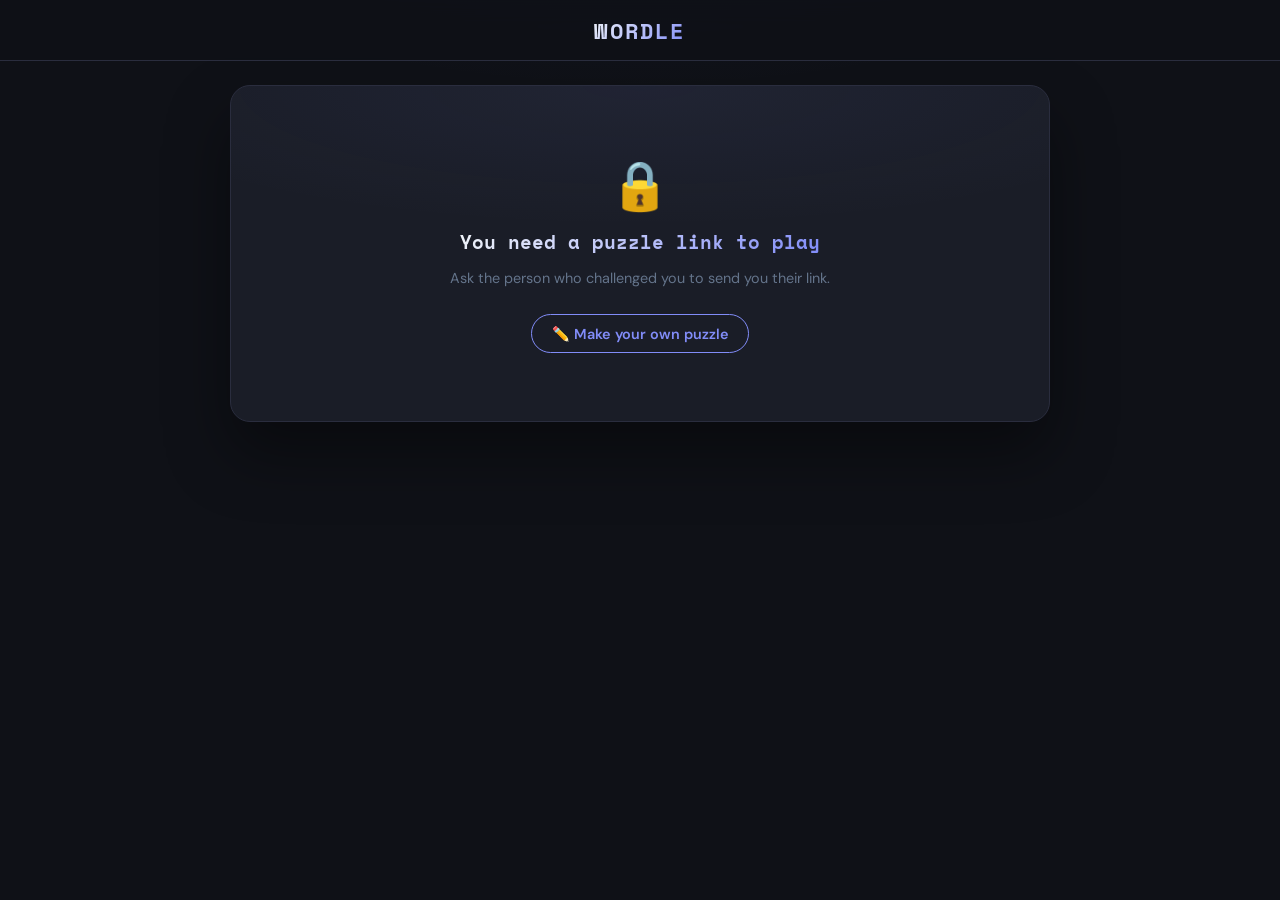
<file: index.html>
<!DOCTYPE html>
<html lang="en">

<head>
    <meta charset="UTF-8">
    <meta name="viewport" content="width=device-width, initial-scale=1.0">
    <link rel="preconnect" href="https://fonts.googleapis.com">
    <link rel="preconnect" href="https://fonts.gstatic.com" crossorigin>
    <link
        href="https://fonts.googleapis.com/css2?family=Space+Mono:wght@400;700&family=DM+Sans:wght@400;500;600;700&display=swap"
        rel="stylesheet">
    <title>Custom Wordle</title>
    <link rel="icon" href="favicon.svg" type="image/svg+xml">
    <link rel="stylesheet" href="style.css">
</head>

<body>
    <div id="toast-container"></div>
    <header>
        <div class="header-content">
            <h1>Wordle</h1>
        </div>
    </header>

    <main>
        <!-- Game Container -->
        <div id="game-container" class="hidden">
            <div id="game-board"></div>
            <div id="keyboard-container"></div>
            <button id="hint-button" class="action-button">
                💡 Hint <span id="hint-count">0</span>
            </button>
        </div>

        <!-- Landing page shown when no puzzle link is present -->
        <div id="creator-container">
            <div class="landing">
                <div id="landing-icon" class="landing-icon">🔒</div>
                <h2 id="landing-title" class="landing-title">You need a puzzle link to play</h2>
                <p id="landing-body" class="landing-body">Ask the person who challenged you to send you their link.</p>
                <a class="landing-make" href="creator.html">✏️ Make your own puzzle</a>
            </div>
        </div>
    </main>

    <!-- LOCAL DEV: using script.js (unobfuscated). Switch back to script.obf.js for production. -->
    <script src="script.obf.js"></script>
</body>

</html>
</file>
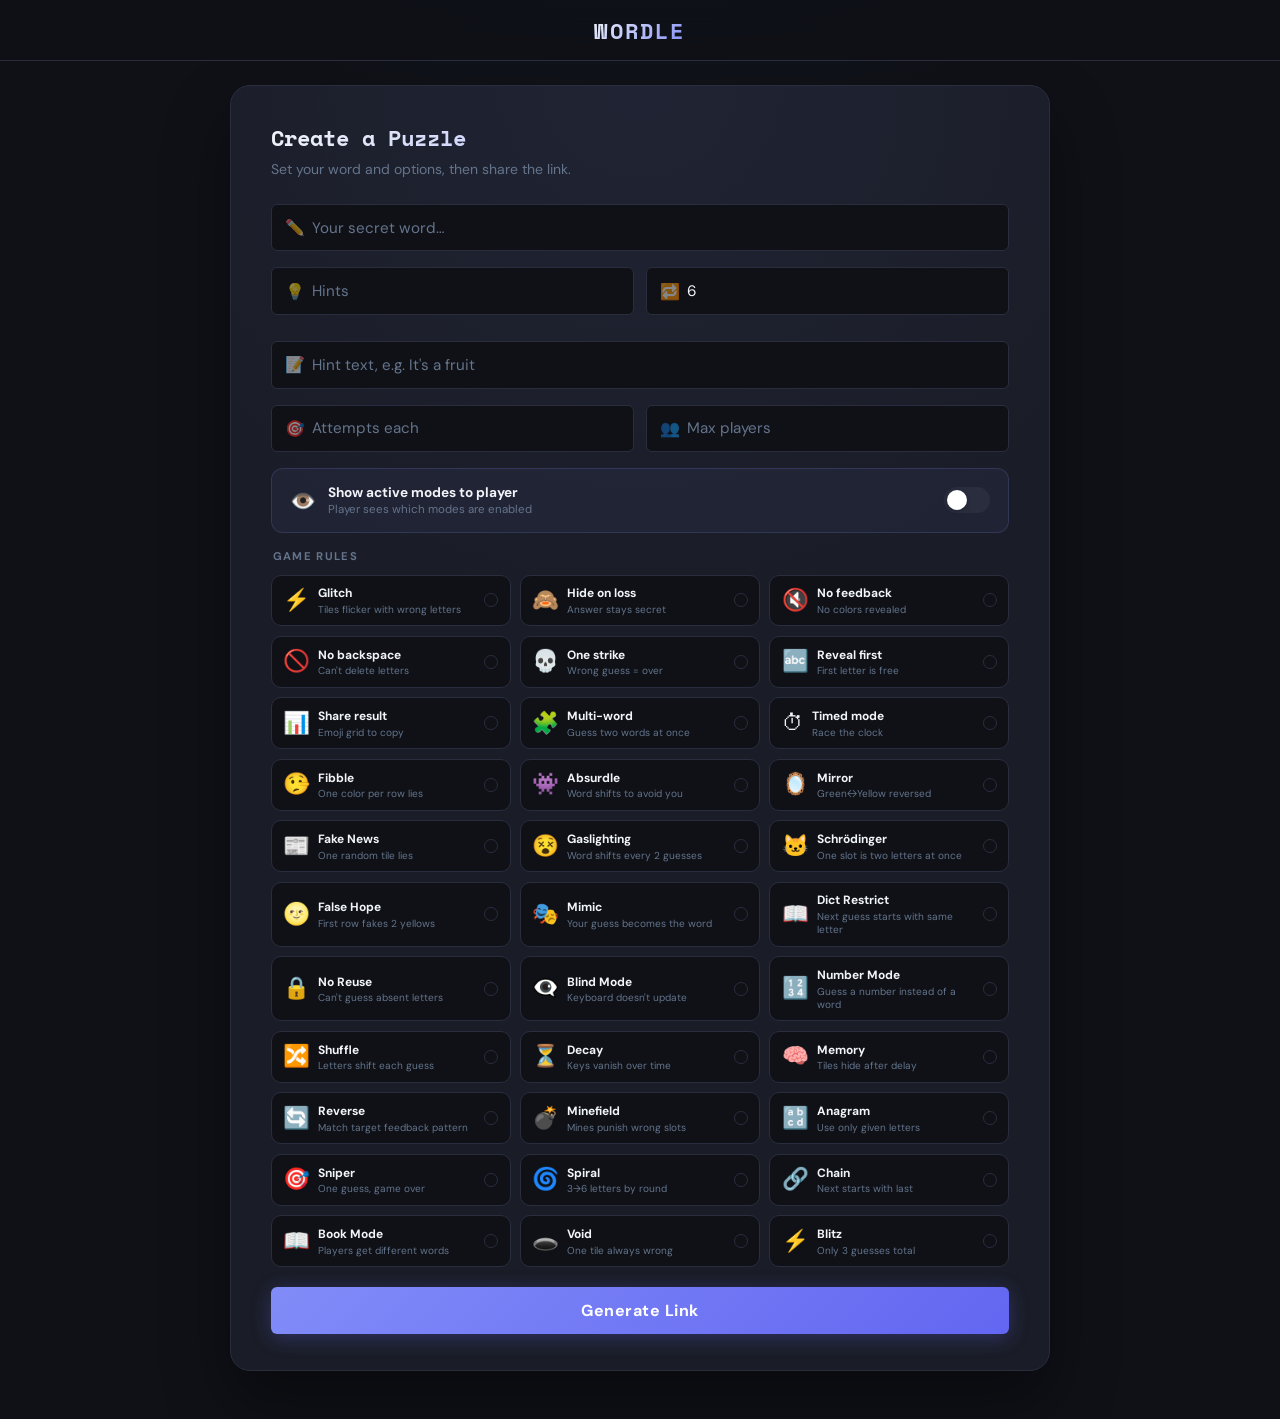
<file: creator.html>
<!DOCTYPE html>
<html lang="en">

<head>
    <meta charset="UTF-8">
    <meta name="viewport" content="width=device-width, initial-scale=1.0">
    <link rel="preconnect" href="https://fonts.googleapis.com">
    <link rel="preconnect" href="https://fonts.gstatic.com" crossorigin>
    <link
        href="https://fonts.googleapis.com/css2?family=Space+Mono:wght@400;700&family=DM+Sans:wght@400;500;600;700&display=swap"
        rel="stylesheet">
    <title>Create a Puzzle</title>
    <link rel="icon" href="favicon.svg" type="image/svg+xml">
    <link rel="stylesheet" href="style.css">
    <style>
        .hint-unlock-wrap {
            display: flex;
            align-items: center;
            gap: 0.65rem;
            background: rgba(129, 140, 248, 0.06);
            border: 1px dashed rgba(129, 140, 248, 0.25);
            border-radius: 10px;
            padding: 0.6rem 1rem;
            animation: fadeSlideIn 0.2s ease;
        }

        .hint-unlock-wrap.hidden {
            display: none
        }

        .hint-unlock-icon {
            font-size: 1rem;
            flex-shrink: 0
        }

        .hint-unlock-wrap input {
            flex: 1;
            background: transparent;
            border: none;
            outline: none;
            color: var(--text);
            font-family: 'DM Sans', sans-serif;
            font-size: 0.9rem;
        }

        .hint-unlock-wrap input::placeholder {
            color: var(--text-muted);
        }

        /* Show modes row */
        .show-modes-row {
            display: flex;
            align-items: center;
            justify-content: space-between;
            gap: 1rem;
            padding: 0.9rem 1.1rem;
            background: rgba(129, 140, 248, 0.06);
            border: 1px solid rgba(129, 140, 248, 0.18);
            border-radius: 12px;
        }

        .show-modes-left {
            display: flex;
            align-items: center;
            gap: 0.75rem;
        }

        .show-modes-icon {
            font-size: 1.3rem;
            flex-shrink: 0;
        }

        .show-modes-title {
            font-size: 0.85rem;
            font-weight: 700;
            color: var(--text);
        }

        .show-modes-sub {
            font-size: 0.72rem;
            color: var(--text-muted);
            margin-top: 0.1rem;
        }

        /* Pill toggle switch */
        .pill-toggle {
            position: relative;
            display: inline-flex;
            cursor: pointer;
            flex-shrink: 0;
        }

        .pill-toggle input {
            position: absolute;
            opacity: 0;
            width: 0;
            height: 0;
        }

        .pill-track {
            display: block;
            width: 46px;
            height: 26px;
            background: var(--border);
            border-radius: 999px;
            transition: background 0.25s;
            position: relative;
        }

        .pill-thumb {
            position: absolute;
            top: 3px;
            left: 3px;
            width: 20px;
            height: 20px;
            border-radius: 50%;
            background: #fff;
            box-shadow: 0 1px 4px rgba(0, 0, 0, 0.3);
            transition: transform 0.25s cubic-bezier(0.34, 1.56, 0.64, 1);
        }

        .pill-toggle input:checked~.pill-track {
            background: var(--accent);
        }

        .pill-toggle input:checked~.pill-track .pill-thumb {
            transform: translateX(20px);
        }
    </style>
</head>

<body>


    <div id="toast-container"></div>
    <header>
        <div class="header-content">
            <h1>Wordle</h1>
        </div>
    </header>

    <main>
        <div id="game-container" class="hidden">
            <div id="game-board"></div>
            <div id="keyboard-container"></div>
            <button id="hint-button" class="action-button">
                💡 Hint <span id="hint-count">0</span>
            </button>
        </div>

        <div id="creator-container">
            <div class="creator-header">
                <h2>Create a Puzzle</h2>
                <p>Set your word and options, then share the link.</p>
            </div>

            <div class="input-group">
                <span class="input-icon">✏️</span>
                <input type="text" id="custom-word-input" placeholder="Your secret word…">
            </div>

            <div class="input-row">
                <div class="input-group">
                    <span class="input-icon">💡</span>
                    <input type="number" id="custom-hints-input" placeholder="Hints" min="0" max="10">
                </div>
                <div class="input-group">
                    <span class="input-icon">🔁</span>
                    <input type="number" id="custom-guesses-input" placeholder="Guesses" min="1" max="20" value="6">
                </div>
            </div>

            <div id="hint-unlock-wrap" class="hint-unlock-wrap hidden">
                <span class="hint-unlock-icon">🔒</span>
                <input type="number" id="hiddenhint-after-input" placeholder="Hint unlocks after N guesses"
                    min="1" max="20">
            </div>

            <div class="input-group" style="margin-top: 10px;">
                <span class="input-icon">📝</span>
                <input type="text" id="custom-hint-text-input" placeholder="Hint text, e.g. It's a fruit" maxlength="100">
            </div>

            <div class="input-row">
                <div class="input-group">
                    <span class="input-icon">🎯</span>
                    <input type="number" id="custom-plays-input" placeholder="Attempts each" min="1" max="100">
                </div>
                <div class="input-group">
                    <span class="input-icon">👥</span>
                    <input type="number" id="custom-maxplayers-input" placeholder="Max players" min="1"
                        max="10000">
                </div>
            </div>

            <!-- Show Modes standalone toggle -->
            <div class="show-modes-row">
                <div class="show-modes-left">
                    <span class="show-modes-icon">👁️</span>
                    <div>
                        <div class="show-modes-title">Show active modes to player</div>
                        <div class="show-modes-sub">Player sees which modes are enabled</div>
                    </div>
                </div>
                <label class="pill-toggle">
                    <input type="checkbox" id="showmodes-toggle">
                    <span class="pill-track"><span class="pill-thumb"></span></span>
                </label>
            </div>

            <div class="toggles-section">
                <div class="toggles-label">Game Rules</div>
                <div class="rule-cards-grid">
                    <label class="rule-card" id="glitch-toggle-label">
                        <input type="checkbox" id="glitch-toggle">
                        <div class="rule-card-icon">⚡</div>
                        <div class="rule-card-text"><span class="rule-card-title">Glitch</span><span
                                class="rule-card-sub">Tiles flicker with wrong letters</span></div>
                        <div class="rule-check"></div>
                    </label>

                    <label class="rule-card" id="hide-toggle-label">
                        <input type="checkbox" id="hide-word-toggle">
                        <div class="rule-card-icon">🙈</div>
                        <div class="rule-card-text"><span class="rule-card-title">Hide on loss</span><span
                                class="rule-card-sub">Answer stays secret</span></div>
                        <div class="rule-check"></div>
                    </label>
                    <label class="rule-card" id="nofeedback-toggle-label">
                        <input type="checkbox" id="nofeedback-toggle">
                        <div class="rule-card-icon">🔇</div>
                        <div class="rule-card-text"><span class="rule-card-title">No feedback</span><span
                                class="rule-card-sub">No colors revealed</span></div>
                        <div class="rule-check"></div>
                    </label>
                    <label class="rule-card" id="nobackspace-toggle-label">
                        <input type="checkbox" id="nobackspace-toggle">
                        <div class="rule-card-icon">🚫</div>
                        <div class="rule-card-text"><span class="rule-card-title">No backspace</span><span
                                class="rule-card-sub">Can't delete letters</span></div>
                        <div class="rule-check"></div>
                    </label>
                    <label class="rule-card" id="onestrike-toggle-label">
                        <input type="checkbox" id="onestrike-toggle">
                        <div class="rule-card-icon">💀</div>
                        <div class="rule-card-text"><span class="rule-card-title">One strike</span><span
                                class="rule-card-sub">Wrong guess = over</span></div>
                        <div class="rule-check"></div>
                    </label>
                    <label class="rule-card" id="revealfirst-toggle-label">
                        <input type="checkbox" id="revealfirst-toggle">
                        <div class="rule-card-icon">🔤</div>
                        <div class="rule-card-text"><span class="rule-card-title">Reveal first</span><span
                                class="rule-card-sub">First letter is free</span></div>
                        <div class="rule-check"></div>
                    </label>
                    <label class="rule-card" id="sharedist-toggle-label">
                        <input type="checkbox" id="sharedist-toggle">
                        <div class="rule-card-icon">📊</div>
                        <div class="rule-card-text"><span class="rule-card-title">Share result</span><span
                                class="rule-card-sub">Emoji grid to copy</span></div>
                        <div class="rule-check"></div>
                    </label>
                    <label class="rule-card" id="multiword-toggle-label">
                        <input type="checkbox" id="multiword-toggle">
                        <div class="rule-card-icon">🧩</div>
                        <div class="rule-card-text"><span class="rule-card-title">Multi-word</span><span
                                class="rule-card-sub">Guess two words at once</span></div>
                        <div class="rule-check"></div>
                    </label>
                    <label class="hidden rule-card mixed-mode-card" id="mixedmode-toggle-label">
                        <input type="checkbox" id="mixedmode-toggle">
                        <div class="rule-card-icon">🔄</div>
                        <div class="rule-card-text">
                            <span class="rule-card-title">Mixed Mode</span>
                            <span class="rule-card-sub">Letters (B1) + Numbers (B2)</span>
                        </div>
                        <div class="rule-check"></div>
                    </label>
                    <label class="rule-card" id="timed-toggle-label">
                        <input type="checkbox" id="timed-toggle">
                        <div class="rule-card-icon">⏱</div>
                        <div class="rule-card-text"><span class="rule-card-title">Timed mode</span><span
                                class="rule-card-sub">Race the clock</span></div>
                        <div class="rule-check"></div>
                    </label>
                    <label class="rule-card" id="fibble-toggle-label">
                        <input type="checkbox" id="fibble-toggle">
                        <div class="rule-card-icon">🤥</div>
                        <div class="rule-card-text"><span class="rule-card-title">Fibble</span><span
                                class="rule-card-sub">One color per row lies</span></div>
                        <div class="rule-check"></div>
                    </label>
                    <label class="rule-card" id="absurdle-toggle-label">
                        <input type="checkbox" id="absurdle-toggle">
                        <div class="rule-card-icon">👾</div>
                        <div class="rule-card-text"><span class="rule-card-title">Absurdle</span><span
                                class="rule-card-sub">Word shifts to avoid you</span></div>
                        <div class="rule-check"></div>
                    </label>
                    <label class="rule-card" id="mirror-toggle-label">
                        <input type="checkbox" id="mirror-toggle">
                        <div class="rule-card-icon">🪞</div>
                        <div class="rule-card-text"><span class="rule-card-title">Mirror</span><span
                                class="rule-card-sub">Green↔Yellow reversed</span></div>
                        <div class="rule-check"></div>
                    </label>
                    <label class="rule-card" id="fakenews-toggle-label">
                        <input type="checkbox" id="fakenews-toggle">
                        <div class="rule-card-icon">📰</div>
                        <div class="rule-card-text"><span class="rule-card-title">Fake News</span><span
                                class="rule-card-sub">One random tile lies</span></div>
                        <div class="rule-check"></div>
                    </label>
                    <label class="rule-card" id="gaslight-toggle-label">
                        <input type="checkbox" id="gaslight-toggle">
                        <div class="rule-card-icon">😵</div>
                        <div class="rule-card-text"><span class="rule-card-title">Gaslighting</span><span
                                class="rule-card-sub">Word shifts every 2 guesses</span></div>
                        <div class="rule-check"></div>
                    </label>
                    <label class="rule-card" id="schrodinger-toggle-label">
                        <input type="checkbox" id="schrodinger-toggle">
                        <div class="rule-card-icon">🐱</div>
                        <div class="rule-card-text"><span class="rule-card-title">Schrödinger</span><span
                                class="rule-card-sub">One slot is two letters at once</span></div>
                        <div class="rule-check"></div>
                    </label>
                    <label class="rule-card" id="falsehope-toggle-label">
                        <input type="checkbox" id="falsehope-toggle">
                        <div class="rule-card-icon">🌝</div>
                        <div class="rule-card-text"><span class="rule-card-title">False Hope</span><span
                                class="rule-card-sub">First row fakes 2 yellows</span></div>
                        <div class="rule-check"></div>
                    </label>
                    <label class="rule-card" id="mimic-toggle-label">
                        <input type="checkbox" id="mimic-toggle">
                        <div class="rule-card-icon">🎭</div>
                        <div class="rule-card-text"><span class="rule-card-title">Mimic</span><span
                                class="rule-card-sub">Your guess becomes the word</span></div>
                        <div class="rule-check"></div>
                    </label>
                    <label class="rule-card" id="dictrestrict-toggle-label">
                        <input type="checkbox" id="dictrestrict-toggle">
                        <div class="rule-card-icon">📖</div>
                        <div class="rule-card-text"><span class="rule-card-title">Dict Restrict</span><span
                                class="rule-card-sub">Next guess starts with same letter</span></div>
                        <div class="rule-check"></div>
                    </label>
                    <label class="rule-card" id="noreuse-toggle-label">
                        <input type="checkbox" id="noreuse-toggle">
                        <div class="rule-card-icon">🔒</div>
                        <div class="rule-card-text"><span class="rule-card-title">No Reuse</span><span
                                class="rule-card-sub">Can't guess absent letters</span></div>
                        <div class="rule-check"></div>
                    </label>
                    <label class="rule-card" id="blind-toggle-label">
                        <input type="checkbox" id="blind-toggle">
                        <div class="rule-card-icon">👁️‍🗨️</div>
                        <div class="rule-card-text"><span class="rule-card-title">Blind Mode</span><span
                                class="rule-card-sub">Keyboard doesn't update</span></div>
                        <div class="rule-check"></div>
                    </label>
                    <label class="rule-card" id="numbermode-toggle-label">
                        <input type="checkbox" id="numbermode-toggle">
                        <div class="rule-card-icon">🔢</div>
                        <div class="rule-card-text"><span class="rule-card-title">Number Mode</span><span
                                class="rule-card-sub">Guess a number instead of a word</span></div>
                        <div class="rule-check"></div>
                    </label>
                    <label class="rule-card" id="shuffle-toggle-label">
                        <input type="checkbox" id="shuffle-toggle">
                        <div class="rule-card-icon">🔀</div>
                        <div class="rule-card-text"><span class="rule-card-title">Shuffle</span><span
                                class="rule-card-sub">Letters shift each guess</span></div>
                        <div class="rule-check"></div>
                    </label>
                    <label class="rule-card" id="decay-toggle-label">
                        <input type="checkbox" id="decay-toggle">
                        <div class="rule-card-icon">⏳</div>
                        <div class="rule-card-text"><span class="rule-card-title">Decay</span><span
                                class="rule-card-sub">Keys vanish over time</span></div>
                        <div class="rule-check"></div>
                    </label>
                    <label class="rule-card" id="memory-toggle-label">
                        <input type="checkbox" id="memory-toggle">
                        <div class="rule-card-icon">🧠</div>
                        <div class="rule-card-text"><span class="rule-card-title">Memory</span><span
                                class="rule-card-sub">Tiles hide after delay</span></div>
                        <div class="rule-check"></div>
                    </label>
                    <label class="rule-card" id="reverse-toggle-label">
                        <input type="checkbox" id="reverse-toggle">
                        <div class="rule-card-icon">🔄</div>
                        <div class="rule-card-text"><span class="rule-card-title">Reverse</span><span
                                class="rule-card-sub">Match target feedback pattern</span></div>
                        <div class="rule-check"></div>
                    </label>
                    <label class="rule-card" id="minefield-toggle-label">
                        <input type="checkbox" id="minefield-toggle">
                        <div class="rule-card-icon">💣</div>
                        <div class="rule-card-text"><span class="rule-card-title">Minefield</span><span
                                class="rule-card-sub">Mines punish wrong slots</span></div>
                        <div class="rule-check"></div>
                    </label>
                    <label class="rule-card" id="anagram-toggle-label">
                        <input type="checkbox" id="anagram-toggle">
                        <div class="rule-card-icon">🔡</div>
                        <div class="rule-card-text"><span class="rule-card-title">Anagram</span><span
                                class="rule-card-sub">Use only given letters</span></div>
                        <div class="rule-check"></div>
                    </label>
                    <label class="rule-card" id="sniper-toggle-label">
                        <input type="checkbox" id="sniper-toggle">
                        <div class="rule-card-icon">🎯</div>
                        <div class="rule-card-text"><span class="rule-card-title">Sniper</span><span
                                class="rule-card-sub">One guess, game over</span></div>
                        <div class="rule-check"></div>
                    </label>
                    <label class="rule-card" id="spiral-toggle-label">
                        <input type="checkbox" id="spiral-toggle">
                        <div class="rule-card-icon">🌀</div>
                        <div class="rule-card-text"><span class="rule-card-title">Spiral</span><span
                                class="rule-card-sub">3→6 letters by round</span></div>
                        <div class="rule-check"></div>
                    </label>
                    <label class="rule-card" id="chain-toggle-label">
                        <input type="checkbox" id="chain-toggle">
                        <div class="rule-card-icon">🔗</div>
                        <div class="rule-card-text"><span class="rule-card-title">Chain</span><span
                                class="rule-card-sub">Next starts with last</span></div>
                        <div class="rule-check"></div>
                    </label>
                    <label class="rule-card" id="bookmode-toggle-label">
                        <input type="checkbox" id="bookmode-toggle">
                        <div class="rule-card-icon">📖</div>
                        <div class="rule-card-text"><span class="rule-card-title">Book Mode</span><span
                                class="rule-card-sub">Players get different words</span></div>
                        <div class="rule-check"></div>
                    </label>
                    <label class="rule-card" id="void-toggle-label">
                        <input type="checkbox" id="void-toggle">
                        <div class="rule-card-icon">🕳️</div>
                        <div class="rule-card-text"><span class="rule-card-title">Void</span><span
                                class="rule-card-sub">One tile always wrong</span></div>
                        <div class="rule-check"></div>
                    </label>
                    <label class="rule-card" id="blitz-toggle-label">
                        <input type="checkbox" id="blitz-toggle">
                        <div class="rule-card-icon">⚡</div>
                        <div class="rule-card-text"><span class="rule-card-title">Blitz</span><span
                                class="rule-card-sub">Only 3 guesses total</span></div>
                        <div class="rule-check"></div>
                    </label>
                </div>
                <div id="bookmode-extra" class="rule-extra hidden">
                    <div class="bookmode-wrap">
                        <textarea id="bookmode-words-input" placeholder="Enter one word per line (5–30 words)..."></textarea>
                        <div id="bookmode-word-count" class="bookmode-count">0 words added</div>
                    </div>
                </div>
                <div id="multiword-extra" class="rule-extra hidden">
                    <div class="input-group">
                        <span class="input-icon">🧩</span>
                        <input type="text" id="custom-word2-input" placeholder="Second word (same length)…">
                    </div>
                </div>
                <div id="timed-extra" class="rule-extra hidden">
                    <div class="input-group">
                        <span class="input-icon">⏱</span>
                        <input type="number" id="custom-timer-input" placeholder="Seconds (e.g. 60)" min="10" max="300"
                            value="60">
                    </div>
                </div>

            </div>

            <button id="generate-link-button">Generate Link</button>

            <div id="share-link-container" class="hidden">
                <p>Your link is ready ✓</p>
                <input type="text" id="share-link-input" readonly>
                <button id="copy-link-button">Copy Link</button>
            </div>
        </div>
    </main>

    <script src="script.obf.js"></script>
</body>

</html>
</file>
<file: style.css>
@import url('https://fonts.googleapis.com/css2?family=Space+Mono:wght@400;700&family=DM+Sans:wght@400;500;600;700&display=swap');

:root {
    --correct: #4ade80;
    --present: #fbbf24;
    --absent: #4b5563;
    --bg: #0f1117;
    --bg-card: #1a1d27;
    --bg-tile: #1e2130;
    --border: #2a2d3e;
    --border-active: #4b5563;
    --text: #f1f5f9;
    --text-muted: #64748b;
    --key-bg: #252836;
    --key-hover: #2e3245;
    --accent: #818cf8;
    --accent-glow: rgba(129,140,248,0.25);
    --radius: 8px;
    --radius-sm: 6px;
}

*,*::before,*::after { box-sizing:border-box; margin:0; padding:0; }

body {
    font-family:'DM Sans',sans-serif;
    background-color:var(--bg);
    color:var(--text);
    min-height:100vh;
    display:flex; flex-direction:column; align-items:stretch;
    background-image:radial-gradient(ellipse 80% 50% at 50% -20%,rgba(129,140,248,0.08) 0%,transparent 60%);
    overflow-x:hidden; /* prevent horizontal scroll on mobile */
}

/* ─── Header ─── */
header {
    width:100%; border-bottom:1px solid var(--border);
    backdrop-filter:blur(12px); position:sticky; top:0; z-index:10;
    background:rgba(15,17,23,0.85);
}
.header-content {
    max-width:600px; margin:0 auto; padding:0 1.5rem;
    display:flex; align-items:center; justify-content:center;
    height:60px; position:relative;
}
header h1 {
    font-family:'Space Mono',monospace; font-size:1.4rem; font-weight:700;
    letter-spacing:0.1em; text-transform:uppercase;
    background:linear-gradient(135deg,#f1f5f9 0%,var(--accent) 100%);
    -webkit-background-clip:text; -webkit-text-fill-color:transparent; background-clip:text;
}
#create-own-link {
    position:absolute; right:0;
    font-size:0.78rem; font-weight:600; color:var(--text-muted);
    text-decoration:none; padding:0.35rem 0.75rem;
    border:1px solid var(--border); border-radius:100px;
    background:var(--bg-card); transition:all 0.2s ease;
    white-space:nowrap; letter-spacing:0.02em;
}
#create-own-link:hover { color:var(--accent); border-color:var(--accent); background:var(--accent-glow); }

/* ─── Main ─── */
main {
    display:flex; flex-direction:column; align-items:center;
    gap:1.5rem; padding:1.5rem 1rem 3rem;
    width:100%; flex:1;
}
#creator-container { max-width:820px; width:100%; }
#game-container { width:100%; display:flex; flex-direction:column; align-items:center; min-width:0; }

/* ─── Mode bar ─── */
.mode-bar { display:flex; flex-wrap:wrap; gap:0.4rem; justify-content:center; margin-bottom:0.75rem; }
.mode-pill {
    font-size:0.72rem; font-weight:600; padding:0.25rem 0.65rem; border-radius:100px;
    background:var(--bg-card); border:1px solid var(--border); color:var(--text-muted);
    letter-spacing:0.02em; white-space:nowrap;
}
.custom-hint-text {
    font-size:0.85rem; padding:0.6rem 1rem; border-radius:var(--radius);
    background:rgba(129,140,248,0.12); border:1px solid rgba(129,140,248,0.25);
    color:var(--text); margin-bottom:0.75rem; text-align:center;
    width:100%; max-width:500px;
}

/* ─── Timer Bar ─── */
/* The label sits beside the track (not on top of it) so it stays readable on phones */
#timer-bar-wrap {
    width:100%; max-width:500px; margin-bottom:1rem;
    display:flex; align-items:center; gap:0.6rem;
}
.timer-track {
    flex:1; min-width:0; height:10px; background:var(--bg-card); border:1px solid var(--border);
    border-radius:100px; overflow:hidden;
}
#timer-bar-inner {
    height:100%; width:100%; background:linear-gradient(90deg,var(--accent),#6366f1);
    border-radius:100px; transform-origin:left;
}
#timer-label {
    flex:0 0 auto; min-width:2.8em; text-align:right;
    font-family:'Space Mono',monospace; font-size:0.8rem; font-weight:700;
    color:var(--text); line-height:1;
}
#timer-hint { font-size:0.78rem; color:var(--text-muted); margin:-0.5rem 0 0.9rem; text-align:center; }
#timer-bar-wrap.timer-danger #timer-bar-inner { background:linear-gradient(90deg,#ef4444,#dc2626); }
#timer-bar-wrap.timer-danger .timer-track { animation:pulse-danger 0.6s ease-in-out infinite; }
#timer-bar-wrap.timer-danger #timer-label { color:#f87171; }

/* ─── Game Board ─── */
#game-board {
    display:grid; grid-template-rows:repeat(6,1fr);
    gap:6px; width:100%; margin:0 auto;
}

/* Dual board */
.dual-board-wrap {
    display:flex; flex-direction:row; flex-wrap:nowrap;
    justify-content:center;
}
.board-half {
    display:flex; flex-direction:column; gap:0.5rem;
    position:relative; min-width:0;
}
.board-grid {
    display:grid; gap:6px; min-width:0;
}
.board-label {
    font-size:0.72rem; font-weight:700; letter-spacing:0.08em;
    text-transform:uppercase; color:var(--text-muted); text-align:center;
    border-radius:100px; padding:0.15rem 0.5rem; transition:color 0.15s, background 0.15s;
}
.board-half { cursor:pointer; }
/* The board that receives typing */
.board-half.active-board .board-label { color:#fff; background:var(--accent); }
.board-half:not(.active-board) .board-grid { opacity:0.75; }
#multi-hint { font-size:0.75rem; color:var(--text-muted); text-align:center; margin-top:0.9rem; max-width:420px; line-height:1.4; }
.dual-board-wrap::after {
    content:''; position:absolute; top:0; bottom:0;
    left:50%; transform:translateX(-50%);
    width:1px; background:var(--border); pointer-events:none;
}
.dual-board-wrap { position:relative; }
.board-solved-badge {
    position:absolute; bottom:-10px; left:50%; transform:translateX(-50%);
    background:var(--correct); color:#fff; font-size:0.72rem; font-weight:700;
    padding:0.2rem 0.75rem; border-radius:100px; white-space:nowrap;
    animation:fadeSlideIn 0.3s ease;
}

/* ─── Row / Tile ─── */
.row { display:grid; gap:6px; justify-content:center; }
.row.invalid { animation:shake 0.45s cubic-bezier(0.36,0.07,0.19,0.97); }

.tile {
    display:inline-flex; justify-content:center; align-items:center;
    font-family:'Space Mono',monospace; font-size:1.7rem; font-weight:700;
    text-transform:uppercase; background:var(--bg-tile); border:2px solid var(--border);
    color:var(--text); border-radius:var(--radius-sm); user-select:none;
    /* Width/height set dynamically by JS via applyDynamicSizing */
    width:62px; height:62px;
    transition:border-color 0.15s ease; flex-shrink:0;
}
.tile.filled { border-color:var(--border-active); animation:pop 0.12s ease; }
.tile.tile-locked { border-color:var(--accent); background:rgba(129,140,248,0.08); }
.tile.flip { animation:flip 0.5s ease-in-out forwards; }
.tile.correct { background:var(--correct); border-color:var(--correct); color:#fff; box-shadow:0 0 20px rgba(74,222,128,0.3); }
.tile.present { background:var(--present); border-color:var(--present); color:#fff; box-shadow:0 0 20px rgba(251,191,36,0.25); }
.tile.absent  { background:var(--absent);  border-color:var(--absent);  color:#e5e7eb; }
.tile.absent-silent { background:var(--bg-tile); border-color:var(--border-active); color:var(--text-muted); }
.tile.jump { animation:jump 0.6s cubic-bezier(0.36,0.07,0.19,0.97); }
.tile.mine-hit { animation:mineHit 0.8s ease; box-shadow:0 0 0 2px #ef4444,0 0 24px rgba(239,68,68,0.6); }

/* ─── Animations ─── */
@keyframes pop    { 0%{transform:scale(1)}50%{transform:scale(1.08)}100%{transform:scale(1)} }
@keyframes shake  { 0%,100%{transform:translateX(0)}15%{transform:translateX(-6px)}30%{transform:translateX(6px)}45%{transform:translateX(-5px)}60%{transform:translateX(5px)}75%{transform:translateX(-3px)}90%{transform:translateX(3px)} }
@keyframes flip   { 0%{transform:rotateX(0)}50%{transform:rotateX(90deg)}100%{transform:rotateX(0)} }
@keyframes jump   { 0%,100%{transform:translateY(0)}25%{transform:translateY(4px)}60%{transform:translateY(-18px)}80%{transform:translateY(-6px)} }
@keyframes fadeSlideIn { from{opacity:0;transform:translateY(12px)}to{opacity:1;transform:translateY(0)} }
@keyframes mineHit { 0%,100%{transform:translateX(0)}20%{transform:translateX(-4px)}40%{transform:translateX(4px)}60%{transform:translateX(-3px)}80%{transform:translateX(3px)} }
@keyframes hintPulse { 0%{transform:scale(1);box-shadow:0 0 0 0 rgba(74,222,128,0.7)}40%{transform:scale(1.18);box-shadow:0 0 0 8px rgba(74,222,128,0.35)}70%{transform:scale(1.08);box-shadow:0 0 0 4px rgba(74,222,128,0.2)}100%{transform:scale(1);box-shadow:0 0 20px rgba(74,222,128,0.3)} }
@keyframes pulse-danger { 0%,100%{box-shadow:0 0 0 0 rgba(239,68,68,0)}50%{box-shadow:0 0 0 4px rgba(239,68,68,0.2)} }
@keyframes cardPop { 0%{transform:scale(0.94);opacity:0}60%{transform:scale(1.03)}100%{transform:scale(1);opacity:1} }

@keyframes glitchFlicker { 0%{opacity:1;filter:none}20%{opacity:0.3;filter:hue-rotate(90deg) brightness(1.8)}40%{opacity:1;filter:none}60%{opacity:0.2;filter:hue-rotate(180deg)}80%{opacity:1;filter:none}100%{opacity:1;filter:none} }
.tile.glitch-flash { animation:glitchFlicker 0.12s linear; color:#f87171!important; }
.key.hint-flash { animation:hintPulse 0.6s cubic-bezier(0.34,1.56,0.64,1) forwards; }

/* ─── Keyboard ─── */
#keyboard-container { width:100%; margin-top:1.25rem; overflow-x:auto; -webkit-overflow-scrolling:touch; }
.keyboard-row { display:flex; justify-content:center; gap:5px; margin-bottom:5px; }
.key {
    font-family:'DM Sans',sans-serif; font-weight:700; font-size:0.8rem; border:none; padding:0;
    height:54px; min-width:36px; border-radius:var(--radius-sm); cursor:pointer; user-select:none;
    background-color:var(--key-bg); color:var(--text); flex:1; max-width:42px;
    display:flex; justify-content:center; align-items:center; text-transform:uppercase;
    transition:background-color 0.15s ease,transform 0.08s ease,box-shadow 0.15s ease;
    letter-spacing:0.02em;
}
.key:hover { background-color:var(--key-hover); transform:translateY(-1px); }
.key:active { transform:translateY(1px); }
.key.large { font-size:0.72rem; flex:1.5; max-width:60px; }
.key.correct { background:var(--correct); color:#fff; box-shadow:0 2px 12px rgba(74,222,128,0.3); }
.key.present { background:var(--present); color:#fff; box-shadow:0 2px 12px rgba(251,191,36,0.25); }
.key.absent  { background:#12141b; color:#3f4655; box-shadow:inset 0 0 0 1px #1f2230; text-decoration:line-through; text-decoration-color:rgba(100,116,139,0.6); }
.key.absent:hover { background:#12141b; }

/* ─── Hint Button ─── */
.action-button {
    display:flex; align-items:center; justify-content:center; gap:0.4rem;
    margin:1.25rem auto 0; padding:0.6rem 1.5rem;
    font-family:'DM Sans',sans-serif; font-weight:600; font-size:0.9rem;
    border-radius:100px; border:1px solid var(--border); background:var(--bg-card);
    color:var(--accent); cursor:pointer; transition:all 0.2s ease; letter-spacing:0.02em;
}
.action-button:hover:not(:disabled) { background:var(--accent-glow); border-color:var(--accent); box-shadow:0 0 20px var(--accent-glow); transform:translateY(-1px); }
.action-button:disabled { opacity:0.35; cursor:not-allowed; }
#hint-count {
    display:inline-flex; align-items:center; justify-content:center;
    background:var(--accent); color:#fff; font-size:0.75rem; font-weight:700;
    border-radius:100px; min-width:20px; height:20px; padding:0 5px;
}

/* ─── Creator ─── */
#creator-container {
    display:flex; flex-direction:column; gap:1rem;
    padding:2.25rem 2.5rem; border:1px solid var(--border); border-radius:20px;
    background:var(--bg-card);
    animation:fadeSlideIn 0.5s cubic-bezier(0.22,1,0.36,1);
    background-image:radial-gradient(ellipse 100% 60% at 50% 0%,rgba(129,140,248,0.06) 0%,transparent 70%);
    box-shadow:0 32px 64px rgba(0,0,0,0.4); width:100%; overflow:hidden;
}
.creator-header { display:flex; flex-direction:column; gap:0.3rem; margin-bottom:0.5rem; }
#creator-container h2 {
    font-family:'Space Mono',monospace; font-size:1.35rem; font-weight:700;
    background:linear-gradient(135deg,#f1f5f9 0%,var(--accent) 100%);
    -webkit-background-clip:text; -webkit-text-fill-color:transparent; background-clip:text;
}
#creator-container p { color:var(--text-muted); font-size:0.875rem; line-height:1.5; }

.input-group { position:relative; display:flex; align-items:center; }
.input-group .input-icon { position:absolute; left:0.9rem; font-size:1rem; pointer-events:none; z-index:1; opacity:0.5; }
.input-group input { padding-left:2.5rem !important; }
#creator-container input[type="text"],
#creator-container input[type="number"] {
    width:100%; padding:0.8rem 1rem;
    font-family:'DM Sans',sans-serif; font-size:0.95rem;
    background:var(--bg); color:var(--text); border:1px solid var(--border);
    border-radius:var(--radius-sm); outline:none;
    transition:border-color 0.2s,box-shadow 0.2s; text-transform:uppercase;
}
#creator-container input[type="number"],
#creator-container #custom-hint-text-input,
#creator-container #share-link-input { text-transform:none; }
#creator-container input:focus { border-color:var(--accent); box-shadow:0 0 0 3px var(--accent-glow); }
#creator-container input::placeholder { color:var(--text-muted); text-transform:none; opacity:1; }
.input-row { display:grid; grid-template-columns:repeat(2,minmax(0,1fr)); gap:0.75rem; }
.input-group input { min-width:0; text-overflow:ellipsis; }

/* ─── Rules Section ─── */
.toggles-section { display:flex; flex-direction:column; gap:0.75rem; }
.toggles-label {
    font-size:0.7rem; font-weight:700; text-transform:uppercase; letter-spacing:0.12em;
    color:var(--text-muted); padding:0 0.1rem;
}

/* ─── Rule Cards Grid — 2 per row ─── */
.rule-cards-grid {
    display:grid;
    grid-template-columns:repeat(3,minmax(0,1fr));
    gap:0.6rem;
}

.rule-card {
    display:flex; align-items:center; gap:0.5rem;
    padding:0.6rem 0.7rem; border-radius:10px;
    border:1.5px solid var(--border); background:var(--bg);
    cursor:pointer; user-select:none; position:relative;
    transition:border-color 0.18s, background 0.18s, transform 0.12s, box-shadow 0.18s;
}
.rule-card:hover { border-color:var(--border-active); transform:translateY(-1px); }
.rule-card:active { transform:translateY(0); }
.rule-card input[type="checkbox"] { display:none; }

.rule-card-icon {
    font-size:1.35rem; flex-shrink:0; line-height:1;
    transition:transform 0.2s cubic-bezier(0.34,1.56,0.64,1);
}
.rule-card-text { display:flex; flex-direction:column; gap:0.1rem; flex:1; min-width:0; }
.rule-card-title { font-size:0.75rem; font-weight:700; color:var(--text); white-space:nowrap; overflow:hidden; text-overflow:ellipsis; }
.rule-card-sub   { font-size:0.63rem; color:var(--text-muted); line-height:1.3; }

/* Check indicator dot */
.rule-check {
    width:14px; height:14px; border-radius:50%; border:1.5px solid var(--border);
    flex-shrink:0; transition:all 0.18s ease; background:transparent;
}

/* Checked state */
.rule-card.checked {
    border-color:var(--accent);
    background:rgba(129,140,248,0.06);
    box-shadow:0 0 0 3px rgba(129,140,248,0.1);
    animation:cardPop 0.25s cubic-bezier(0.34,1.56,0.64,1);
}
.rule-card.checked .rule-card-icon { transform:scale(1.15); }
.rule-card.checked .rule-card-title { color:var(--accent); }
.rule-card.checked .rule-check {
    background:var(--accent); border-color:var(--accent);
    box-shadow:0 0 0 3px rgba(129,140,248,0.2);
}
.rule-card.checked .rule-check::after {
    content:'✓'; display:flex; align-items:center; justify-content:center;
    width:100%; height:100%; font-size:0.55rem; font-weight:900; color:#fff;
    line-height:1; margin-top:1px;
}

/* Extra inputs that appear when a rule is toggled */
.rule-extra { margin-top:0.15rem; }
.bookmode-wrap {
    background:var(--bg);
    border:1px solid var(--border);
    border-radius:10px;
    padding:0.6rem;
    display:flex;
    flex-direction:column;
    gap:0.5rem;
}
#bookmode-words-input{
    width:100%;
    min-height:140px;
    resize:vertical;
    background:var(--bg-tile);
    border:1px solid var(--border);
    border-radius:8px;
    color:var(--text);
    font-family:'DM Sans',sans-serif;
    font-size:0.9rem;
    padding:0.65rem;
    outline:none;
    text-transform:uppercase;
}
#bookmode-words-input:focus{border-color:var(--accent);box-shadow:0 0 0 3px var(--accent-glow);}
.bookmode-count{font-size:0.75rem;color:var(--text-muted);font-weight:600;}

/* Generate button */
#generate-link-button {
    width:100%; padding:0.8rem;
    font-family:'DM Sans',sans-serif; font-weight:700; font-size:1rem;
    border-radius:var(--radius-sm); border:none;
    background:linear-gradient(135deg,var(--accent) 0%,#6366f1 100%);
    color:#fff; cursor:pointer; transition:all 0.2s ease; letter-spacing:0.03em;
    box-shadow:0 4px 20px rgba(99,102,241,0.3); margin-top:0.25rem;
}
#generate-link-button:hover { transform:translateY(-2px); box-shadow:0 6px 28px rgba(99,102,241,0.45); }
#generate-link-button:active { transform:translateY(0); }

#share-link-container {
    display:flex; flex-direction:column; gap:0.6rem; padding:1rem;
    border:1px solid var(--border); border-radius:var(--radius-sm);
    background:var(--bg); margin-top:0.25rem;
}
#share-link-container p { font-weight:600; color:var(--text); font-size:0.85rem; margin:0; }
#share-link-input {
    width:100%; padding:0.6rem 0.8rem;
    font-family:'Space Mono',monospace; font-size:0.72rem;
    background:var(--bg-tile); color:var(--text-muted);
    border:1px solid var(--border); border-radius:var(--radius-sm);
    outline:none; overflow:hidden; text-overflow:ellipsis; white-space:nowrap; text-transform:none;
}
#copy-link-button {
    width:100%; padding:0.6rem;
    font-family:'DM Sans',sans-serif; font-weight:600; font-size:0.9rem;
    border-radius:var(--radius-sm); border:1px solid var(--accent);
    background:transparent; color:var(--accent); cursor:pointer; transition:all 0.2s ease;
}
#copy-link-button:hover { background:var(--accent-glow); box-shadow:0 0 16px var(--accent-glow); }

/* ─── Toast ─── */
#toast-container {
    position:fixed; top:80px; left:50%; transform:translateX(-50%);
    z-index:100; display:flex; flex-direction:column; align-items:center;
    gap:8px; pointer-events:none;
}
.toast {
    background:var(--text); color:var(--bg); padding:0.6rem 1.2rem; border-radius:100px;
    font-family:'DM Sans',sans-serif; font-weight:700; font-size:0.9rem; letter-spacing:0.04em;
    opacity:0; transform:translateY(-8px) scale(0.95);
    transition:opacity 0.25s ease,transform 0.25s ease; white-space:nowrap;
}
.toast.show { opacity:1; transform:translateY(0) scale(1); }

/* ─── Plays counter ─── */
.plays-counter {
    position:absolute; right:1rem; top:50%; transform:translateY(-50%);
    display:flex; align-items:center; gap:0.35rem;
    background:var(--bg-card); border:1px solid var(--border); border-radius:100px;
    padding:0.3rem 0.75rem; font-size:0.78rem; font-weight:600; color:var(--text-muted);
    white-space:nowrap; transition:border-color 0.3s,color 0.3s;
}
.plays-counter.plays-danger { border-color:#ef4444; color:#f87171; animation:pulse-danger 1.5s ease-in-out infinite; }
.plays-icon { font-size:0.9rem; }

/* ─── End overlays ─── */
.end-overlay {
    position:fixed; inset:0; z-index:200;
    display:flex; align-items:center; justify-content:center;
    background:rgba(10,11,17,0.75); backdrop-filter:blur(10px);
    opacity:0; transition:opacity 0.4s ease; padding:1.5rem;
}
.end-overlay.visible { opacity:1; }
.end-card {
    background:var(--bg-card); border:1px solid var(--border); border-radius:20px;
    padding:2.5rem 2rem; max-width:380px; width:100%; text-align:center;
    display:flex; flex-direction:column; align-items:center; gap:0.75rem;
    transform:translateY(20px) scale(0.96);
    transition:transform 0.4s cubic-bezier(0.34,1.56,0.64,1);
    box-shadow:0 24px 64px rgba(0,0,0,0.5);
    background-image:radial-gradient(ellipse 120% 60% at 50% 0%,rgba(129,140,248,0.07) 0%,transparent 70%);
}
.end-overlay.visible .end-card { transform:translateY(0) scale(1); }
.end-card.win-card {
    background-image:radial-gradient(ellipse 140% 70% at 50% 0%,rgba(74,222,128,0.1) 0%,transparent 65%);
    border-color:rgba(74,222,128,0.3);
    box-shadow:0 24px 64px rgba(0,0,0,0.5),0 0 40px rgba(74,222,128,0.08);
}
.end-card.win-card .end-title {
    background:linear-gradient(135deg,#f1f5f9 0%,#4ade80 100%);
    -webkit-background-clip:text; -webkit-text-fill-color:transparent; background-clip:text;
}
.end-icon  { font-size:3rem; line-height:1; margin-bottom:0.25rem; }
.end-title {
    font-family:'Space Mono',monospace; font-size:1.4rem; font-weight:700;
    background:linear-gradient(135deg,#f1f5f9 0%,var(--accent) 100%);
    -webkit-background-clip:text; -webkit-text-fill-color:transparent; background-clip:text;
}
.end-body  { font-size:1rem; color:var(--text); font-weight:500; }
.end-body strong { font-family:'Space Mono',monospace; color:var(--correct); letter-spacing:0.15em; }
.end-sub   { font-size:0.85rem; color:var(--text-muted); line-height:1.5; }
.dist-grid { width:100%; display:flex; flex-direction:column; gap:0.6rem; margin:0.25rem 0; }
.dist-emoji {
    font-family:'Space Mono',monospace; font-size:1.1rem; line-height:1.6; text-align:center;
    background:var(--bg); border:1px solid var(--border); border-radius:var(--radius-sm);
    padding:0.75rem 1rem; white-space:pre; letter-spacing:0.05em;
}
.dist-copy-btn {
    width:100%; padding:0.6rem; font-family:'DM Sans',sans-serif; font-weight:600; font-size:0.9rem;
    border-radius:var(--radius-sm); border:1px solid var(--correct);
    background:transparent; color:var(--correct); cursor:pointer; transition:all 0.2s ease;
}
.dist-copy-btn:hover { background:rgba(74,222,128,0.1); box-shadow:0 0 16px rgba(74,222,128,0.15); }
.end-btn {
    margin-top:0.75rem; width:100%; padding:0.75rem 1rem;
    font-family:'DM Sans',sans-serif; font-weight:700; font-size:0.95rem;
    border-radius:var(--radius-sm); border:none;
    background:linear-gradient(135deg,var(--accent) 0%,#6366f1 100%);
    color:#fff; cursor:pointer; transition:all 0.2s ease; letter-spacing:0.03em;
    box-shadow:0 4px 20px rgba(99,102,241,0.35);
}
.end-btn:hover { transform:translateY(-2px); box-shadow:0 6px 28px rgba(99,102,241,0.5); }

/* "Make your own puzzle" links (landing page and end screens) */
.landing { text-align:center; padding:2rem 1rem; display:flex; flex-direction:column; align-items:center; gap:0.75rem; }
.landing-icon { font-size:3rem; }
#creator-container .landing-title { font-size:1.2rem; line-height:1.35; }
#creator-container .landing-body { max-width:420px; font-size:0.9rem; line-height:1.6; }
.landing-make, .end-make-link {
    display:inline-flex; align-items:center; justify-content:center; gap:0.4rem;
    padding:0.6rem 1.2rem; border-radius:100px; border:1px solid var(--accent);
    color:var(--accent); font-weight:600; font-size:0.9rem; text-decoration:none;
    transition:background 0.2s, box-shadow 0.2s;
}
.landing-make { margin-top:0.75rem; }
.end-make-link { margin-top:0.25rem; font-size:0.85rem; padding:0.5rem 1rem; border-color:var(--border); }
.landing-make:hover, .end-make-link:hover { background:var(--accent-glow); border-color:var(--accent); }

/* ─── Utility ─── */
.hidden { display:none !important; }

/* ─── Responsive ─── */
@media (max-width:480px) {
    header h1 { font-size:1.1rem; }
    main { padding:1rem 0.75rem 3rem; }
    #creator-container { padding:1.25rem 1rem; }
    .rule-cards-grid { grid-template-columns:repeat(2,minmax(0,1fr)); gap:0.4rem; }
    .rule-card { padding:0.55rem 0.6rem; gap:0.4rem; align-items:flex-start; }
    .rule-card-title, .rule-card-sub { white-space:normal; overflow:visible; }
    .rule-card-sub { line-height:1.3; }
    #creator-container input[type="text"], #creator-container input[type="number"] { font-size:0.9rem; }
    .input-group .input-icon { left:0.7rem; }
    .input-group input { padding-left:2.2rem !important; }
    .show-modes-row { padding:0.75rem 0.85rem; }
    .rule-card-icon { font-size:1.1rem; }
    .rule-card-title { font-size:0.74rem; }
    .rule-card-sub { font-size:0.61rem; }
}

@media (max-width:360px) {
    #creator-container { padding:1rem 0.85rem; }
    .rule-card { padding:0.5rem; gap:0.35rem; }
    .rule-card-icon { font-size:1rem; }
    .rule-card-title { font-size:0.7rem; }
    .rule-card-sub { display:none; } /* hide sub-text on very small screens */
    .input-row { gap:0.5rem; }
}

/* ─── Safe area support (iPhone notch etc.) ─── */
@supports (padding-bottom: env(safe-area-inset-bottom)) {
    main { padding-bottom: calc(3rem + env(safe-area-inset-bottom)); }
}
</file>
